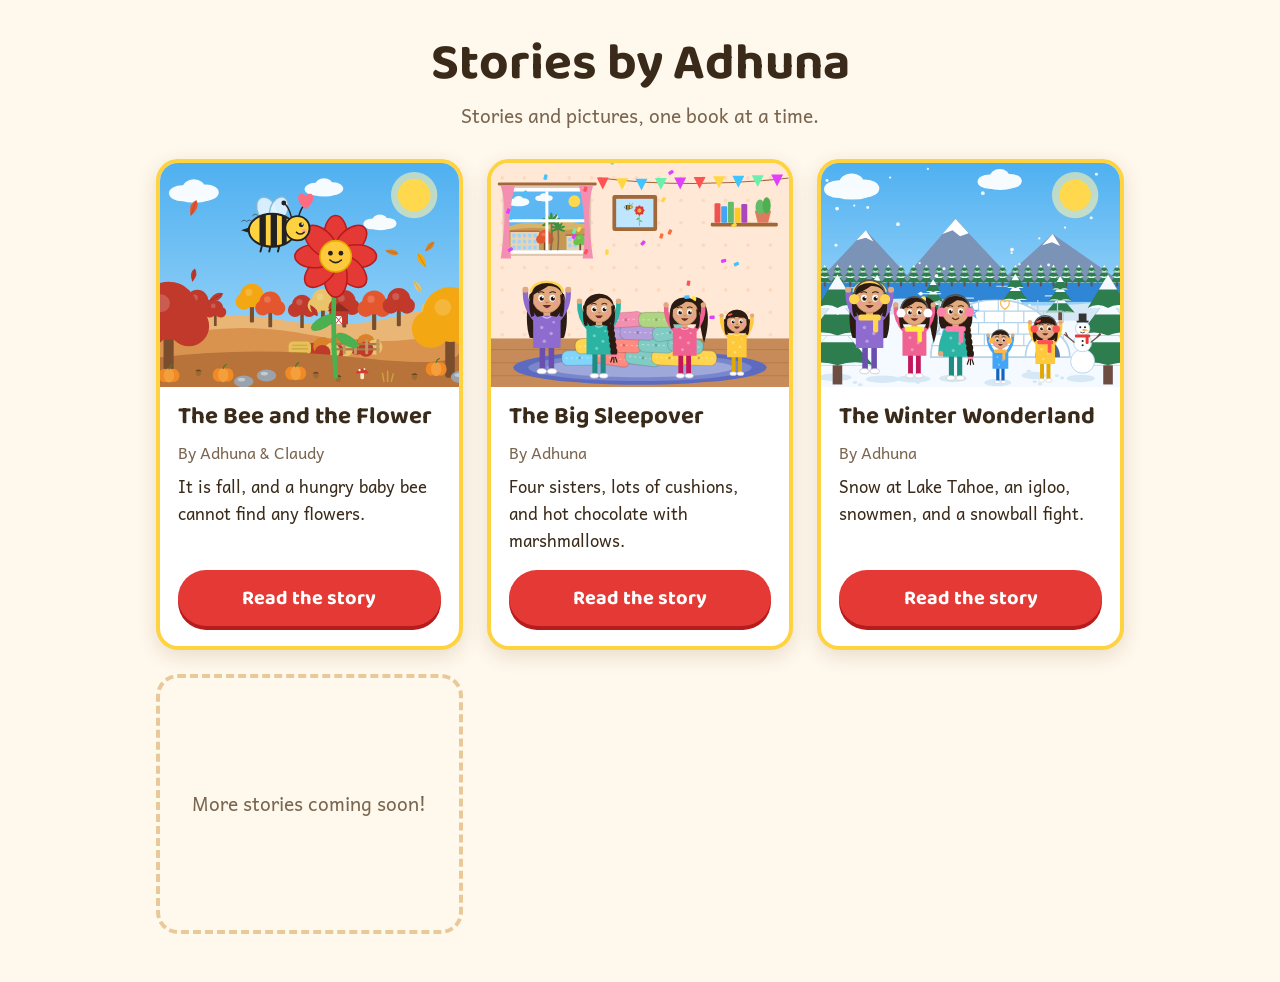
<file: index.html>
<!doctype html>
<html lang="en">
<head>
  <meta charset="utf-8">
  <meta name="viewport" content="width=device-width, initial-scale=1">
  <title>Stories by Adhuna</title>
  <link rel="preconnect" href="https://fonts.googleapis.com">
  <link href="https://fonts.googleapis.com/css2?family=Andika:wght@400;700&family=Baloo+2:wght@600;800&display=swap" rel="stylesheet">
  <link rel="stylesheet" href="style.css">
</head>
<body>
  <main class="wrap">
    <header class="shelf-head">
      <h1>Stories by Adhuna</h1>
      <p>Stories and pictures, one book at a time.</p>
    </header>
    <section class="shelf" id="shelf"></section>
  </main>

  <script src="stories.js?v=5"></script>
  <script>
    const shelf = document.getElementById("shelf");
    for (const s of window.STORIES) {
      const book = document.createElement("article");
      book.className = "book";
      book.innerHTML = `
        <img alt="" src="${s.cover}">
        <div class="book-body">
          <h2></h2>
          <p class="by"></p>
          <p class="blurb"></p>
          <a class="btn" href="story.html?id=${encodeURIComponent(s.id)}">Read the story</a>
        </div>`;
      book.querySelector("img").alt = `Cover of ${s.title}`;
      book.querySelector("h2").textContent = s.title;
      book.querySelector(".by").textContent = `By ${s.author}`;
      book.querySelector(".blurb").textContent = s.blurb;
      shelf.appendChild(book);
    }
    const next = document.createElement("div");
    next.className = "coming";
    next.textContent = "More stories coming soon!";
    shelf.appendChild(next);
  </script>
</body>
</html>
</file>
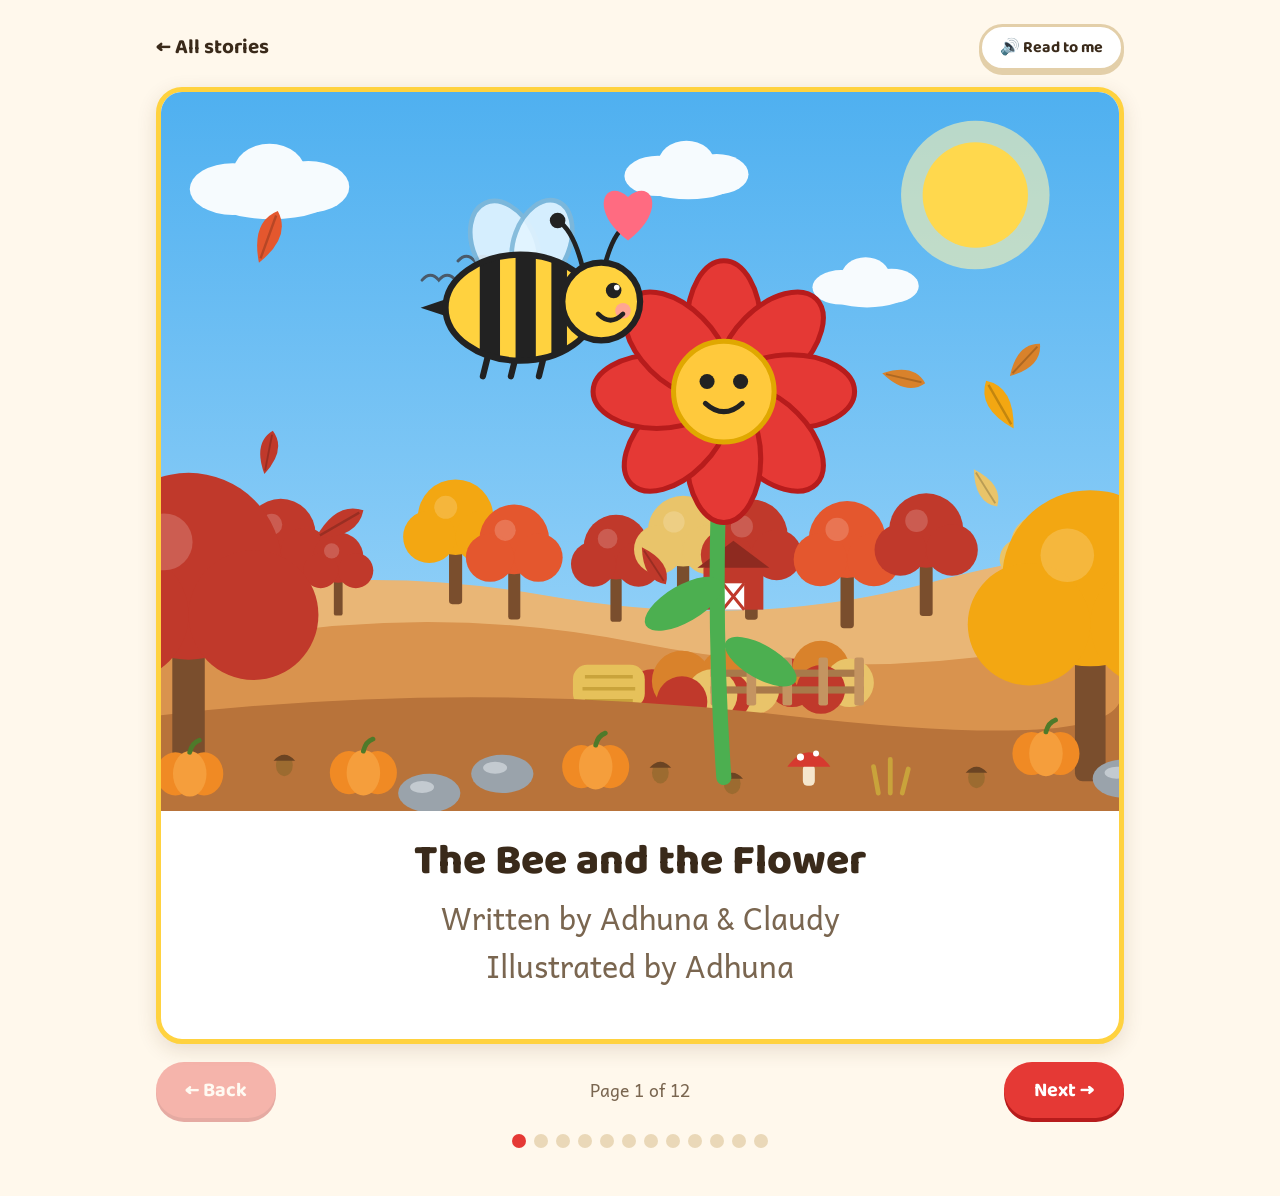
<file: story.html>
<!doctype html>
<html lang="en">
<head>
  <meta charset="utf-8">
  <meta name="viewport" content="width=device-width, initial-scale=1">
  <title>Story</title>
  <link rel="preconnect" href="https://fonts.googleapis.com">
  <link href="https://fonts.googleapis.com/css2?family=Andika:wght@400;700&family=Baloo+2:wght@600;800&display=swap" rel="stylesheet">
  <link rel="stylesheet" href="style.css">
</head>
<body>
  <main class="wrap">
    <div class="topbar">
      <a class="brand" href="index.html">← All stories</a>
      <button class="btn ghost small" id="read">🔊 Read to me</button>
    </div>

    <article class="reader" id="reader">
      <img id="pic" alt="">
      <div class="page-text" id="text" aria-live="polite"></div>
    </article>

    <nav class="controls">
      <button class="btn" id="back">← Back</button>
      <span class="count" id="count"></span>
      <button class="btn" id="next">Next →</button>
    </nav>
    <div class="dots" id="dots"></div>
    <div class="end" id="end">
      <button class="btn ghost" id="again">Read again</button>
      <a class="btn" href="index.html">More stories</a>
    </div>
  </main>

  <script src="stories.js?v=5"></script>
  <script>
    const params = new URLSearchParams(location.search);
    const story = window.STORIES.find(s => s.id === params.get("id")) || window.STORIES[0];
    const pages = story.pages;
    document.title = story.title;

    const $ = id => document.getElementById(id);
    const dots = pages.map((_, i) => {
      const d = document.createElement("button");
      d.className = "dot";
      d.setAttribute("aria-label", `Go to page ${i + 1}`);
      d.onclick = () => show(i);
      $("dots").appendChild(d);
      return d;
    });

    // Preload pictures so page turns feel instant.
    pages.forEach(p => { new Image().src = p.image; });

    let current = 0;

    function show(i) {
      current = Math.max(0, Math.min(pages.length - 1, i));
      const p = pages[current];
      speechSynthesis.cancel();
      $("pic").src = p.image;
      $("pic").alt = p.text.join(" ");
      const text = $("text");
      text.className = "page-text" + (p.cover ? " cover" : "");
      text.replaceChildren(...p.text.map(line => {
        const el = document.createElement("p");
        el.textContent = line;
        return el;
      }));
      $("count").textContent = `Page ${current + 1} of ${pages.length}`;
      $("back").disabled = current === 0;
      $("next").disabled = current === pages.length - 1;
      $("end").classList.toggle("show", current === pages.length - 1);
      dots.forEach((d, j) => d.classList.toggle("on", j === current));
      history.replaceState(null, "", `#${current + 1}`);
    }

    $("back").onclick = () => show(current - 1);
    $("next").onclick = () => show(current + 1);
    $("again").onclick = () => show(0);

    document.addEventListener("keydown", e => {
      if (e.key === "ArrowRight") show(current + 1);
      if (e.key === "ArrowLeft") show(current - 1);
    });

    let startX = null;
    $("reader").addEventListener("touchstart", e => { startX = e.touches[0].clientX; }, { passive: true });
    $("reader").addEventListener("touchend", e => {
      if (startX === null) return;
      const dx = e.changedTouches[0].clientX - startX;
      if (Math.abs(dx) > 50) show(current + (dx < 0 ? 1 : -1));
      startX = null;
    });

    $("read").onclick = () => {
      speechSynthesis.cancel();
      const u = new SpeechSynthesisUtterance(pages[current].text.join(" "));
      u.rate = 0.85;
      speechSynthesis.speak(u);
    };

    show((parseInt(location.hash.slice(1), 10) || 1) - 1);
  </script>
</body>
</html>
</file>
<file: style.css>
:root {
  --paper: #FFF8EC;
  --ink: #3A2A1A;
  --soft: #7A6650;
  --accent: #E53935;
  --accent-dark: #B71C1C;
  --honey: #FFD23F;
  --card: #FFFFFF;
  --shadow: 0 6px 20px rgba(90, 60, 20, .14);
}

* { box-sizing: border-box; }

body {
  margin: 0;
  background: var(--paper);
  color: var(--ink);
  font-family: "Andika", "Comic Sans MS", system-ui, sans-serif;
  -webkit-text-size-adjust: 100%;
}

h1, h2, .btn, .brand { font-family: "Baloo 2", "Andika", system-ui, sans-serif; }

.wrap { max-width: 1000px; margin: 0 auto; padding: 24px 16px 48px; }

/* Bookshelf */
.shelf-head { text-align: center; margin: 12px 0 28px; }
.shelf-head h1 { font-size: clamp(2rem, 6vw, 3.2rem); margin: 0; line-height: 1.1; }
.shelf-head p { color: var(--soft); font-size: 1.2rem; margin: 8px 0 0; }

.shelf { display: grid; grid-template-columns: repeat(auto-fill, minmax(260px, 1fr)); gap: 24px; }

.book {
  background: var(--card);
  border-radius: 22px;
  box-shadow: var(--shadow);
  overflow: hidden;
  display: flex;
  flex-direction: column;
  border: 4px solid var(--honey);
}
.book img { width: 100%; aspect-ratio: 4 / 3; object-fit: cover; display: block; background: #FDEBCB; }
.book-body { padding: 16px 18px 20px; display: flex; flex-direction: column; gap: 8px; flex: 1; }
.book h2 { margin: 0; font-size: 1.5rem; line-height: 1.15; }
.book .by { color: var(--soft); margin: 0; }
.book .blurb { margin: 0 0 8px; font-size: 1.05rem; flex: 1; }

.coming {
  border: 4px dashed #E9C99A;
  border-radius: 22px;
  display: grid;
  place-items: center;
  min-height: 260px;
  color: var(--soft);
  font-size: 1.2rem;
  text-align: center;
  padding: 24px;
}

/* Buttons */
.btn {
  appearance: none;
  border: none;
  border-radius: 999px;
  background: var(--accent);
  color: #fff;
  font-size: 1.25rem;
  font-weight: 700;
  padding: 12px 26px;
  cursor: pointer;
  text-decoration: none;
  text-align: center;
  box-shadow: 0 4px 0 var(--accent-dark);
  transition: transform .08s ease;
  min-height: 52px;
  display: inline-flex;
  align-items: center;
  justify-content: center;
  gap: 8px;
}
.btn:active { transform: translateY(3px); box-shadow: 0 1px 0 var(--accent-dark); }
.btn:disabled { opacity: .35; cursor: default; }
.btn.ghost { background: #fff; color: var(--ink); box-shadow: 0 4px 0 #E3CFA9; border: 3px solid #E3CFA9; }
.btn.small { font-size: 1rem; padding: 8px 18px; min-height: 44px; }

/* Reader */
.topbar { display: flex; justify-content: space-between; align-items: center; gap: 12px; margin-bottom: 16px; flex-wrap: wrap; }
.brand { font-size: 1.3rem; font-weight: 700; color: var(--ink); text-decoration: none; }

.reader {
  background: var(--card);
  border-radius: 26px;
  box-shadow: var(--shadow);
  overflow: hidden;
  border: 5px solid var(--honey);
  touch-action: pan-y;
}
.reader img { width: 100%; aspect-ratio: 4 / 3; display: block; background: #FDEBCB; }
.page-text {
  padding: 20px clamp(16px, 4vw, 40px) 24px;
  font-size: clamp(1.3rem, 3.4vw, 1.9rem);
  line-height: 1.45;
  min-height: 7.5em;
}
.page-text p { margin: 0 0 4px; }
.page-text.cover { text-align: center; }
.page-text.cover p:first-child { font-family: "Baloo 2", sans-serif; font-weight: 800; font-size: 1.4em; }
.page-text.cover p + p { color: var(--soft); }

.controls { display: flex; justify-content: space-between; align-items: center; gap: 12px; margin-top: 18px; }
.controls .btn { min-width: 120px; }
.count { color: var(--soft); font-size: 1.1rem; text-align: center; }

.dots { display: flex; justify-content: center; flex-wrap: wrap; gap: 8px; margin-top: 16px; }
.dot { width: 14px; height: 14px; border-radius: 50%; border: none; background: #EAD8B8; padding: 0; cursor: pointer; }
.dot.on { background: var(--accent); }

.end { display: none; justify-content: center; gap: 12px; flex-wrap: wrap; margin-top: 18px; }
.end.show { display: flex; }

@media (max-width: 520px) {
  .controls .btn { min-width: 0; padding: 12px 18px; }
}
</file>
